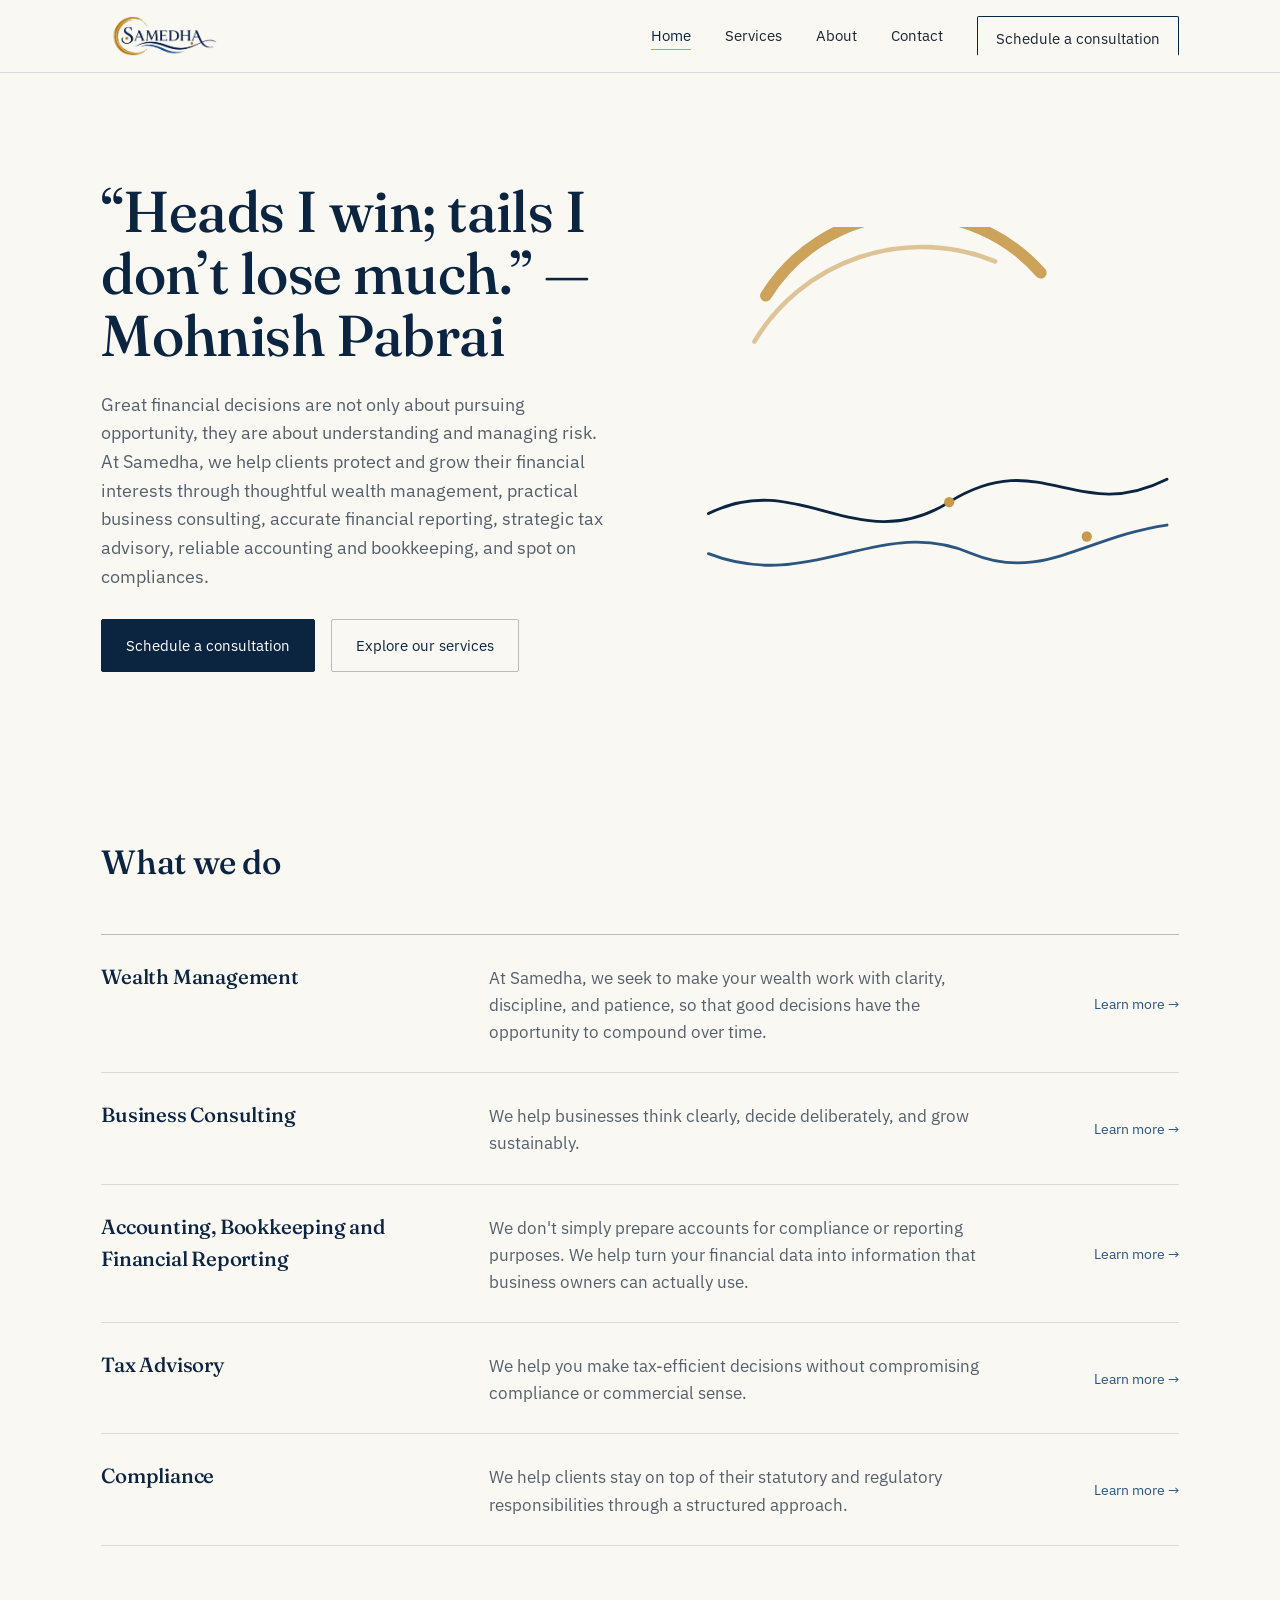
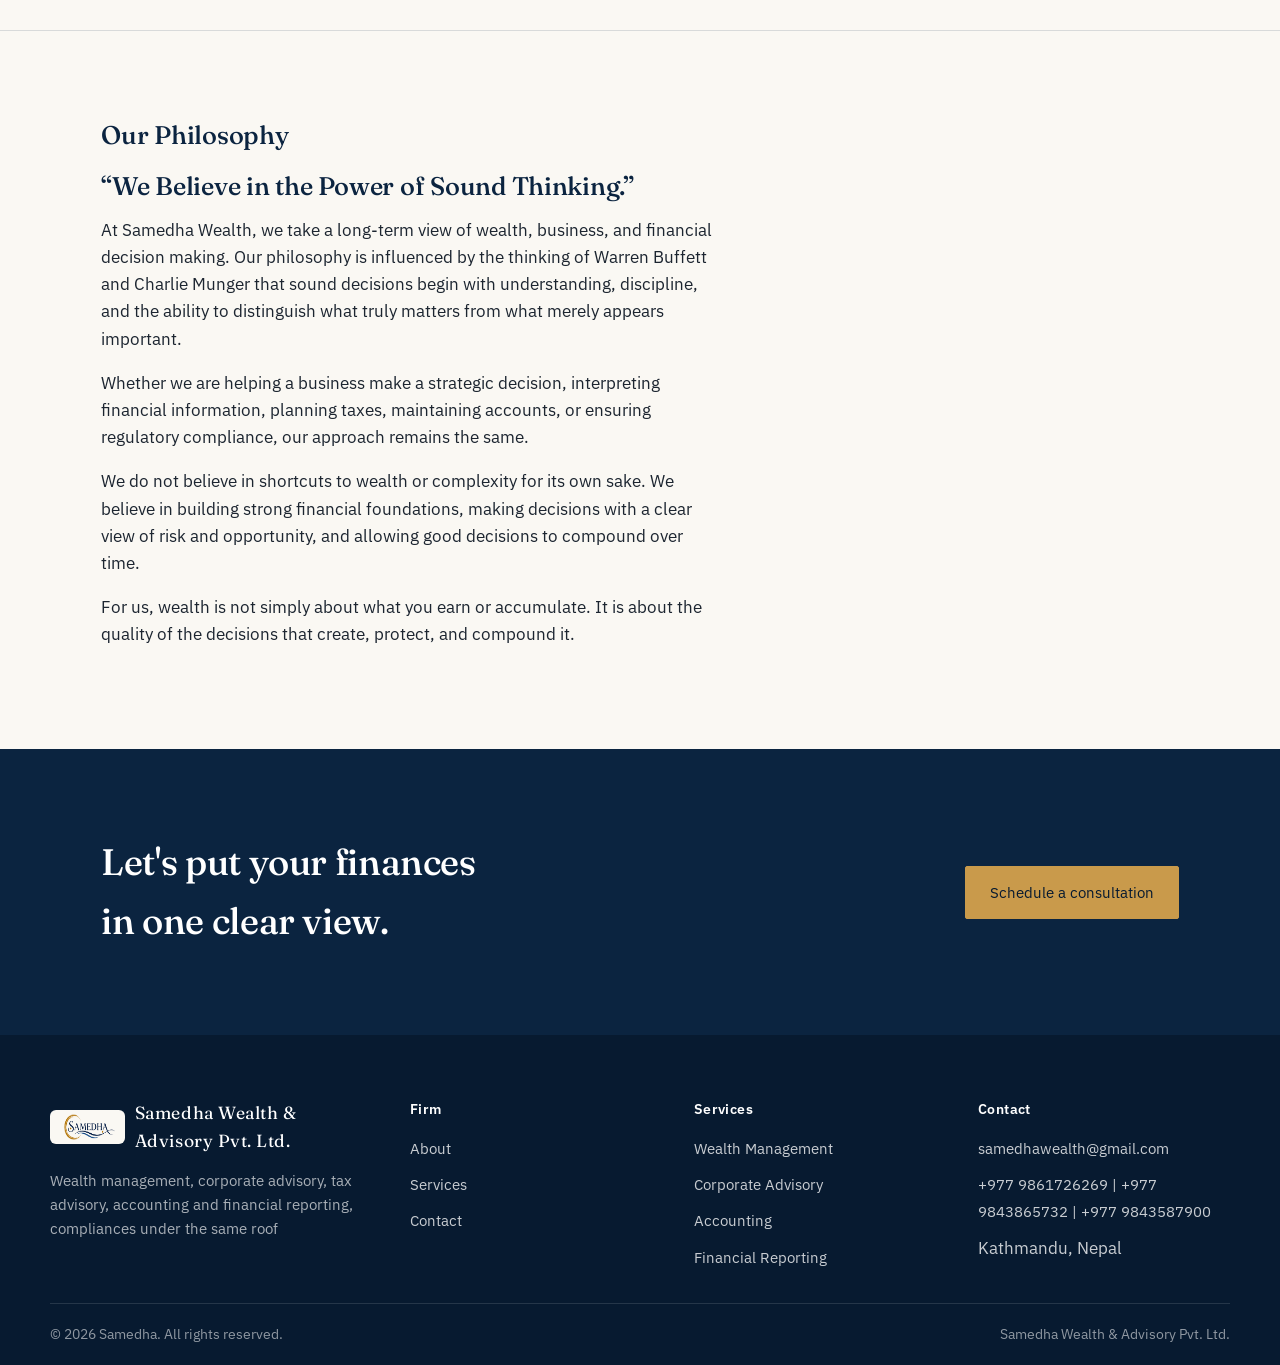
<file: samedha-website/index.html>
<!doctype html>
<html lang="en">
<head>
<meta charset="UTF-8">
<meta name="viewport" content="width=device-width, initial-scale=1.0">
<title>Samedha Wealth & Advisory Pvt. Ltd.</title>
<meta name="description" content="Samedha is a wealth management, corporate advisory, accounting and financial reporting firm built for founders, family offices and growing companies.">
<link rel="icon" href="assets/favicon.png">
<link rel="stylesheet" href="css/style.css">
</head>
<body>

<header class="site-header">
  <div class="container nav-row">
    <a href="index.html" class="brand">
      <img src="assets/logo.png" alt="Samedha"  width="500" height="300">
    </a>
    <nav>
      <ul class="nav-links">
        <li><a href="index.html" aria-current="page">Home</a></li>
        <li><a href="services.html">Services</a></li>
        <li><a href="about.html">About</a></li>
        <li><a href="contact.html">Contact</a></li>
        <li><a href="contact.html" class="nav-cta">Schedule a consultation</a></li>
      </ul>
    </nav>
    <button class="nav-toggle" aria-label="Open menu" aria-expanded="false">
      <svg viewBox="0 0 24 24" fill="none" stroke="currentColor" stroke-width="1.6"><line x1="3" y1="6" x2="21" y2="6"/><line x1="3" y1="12" x2="21" y2="12"/><line x1="3" y1="18" x2="21" y2="18"/></svg>
    </button>
  </div>
</header>

<main>

  <!-- HERO -->
  <section class="hero">
    <div class="container hero-grid">
      <div>
        <h1>“Heads I win; tails I don’t lose much.” — Mohnish Pabrai</h1>
        <p class="lede">Great financial decisions are not only about pursuing opportunity, they are about understanding and managing risk. At Samedha, we help clients protect and grow their financial interests through thoughtful wealth management, practical business consulting, accurate financial reporting, strategic tax advisory, reliable accounting and bookkeeping, and spot on compliances.</p>
        <div class="hero-actions">
          <a href="contact.html" class="btn btn-primary">Schedule a consultation</a>
          <a href="services.html" class="btn btn-ghost">Explore our services</a>
        </div>
      </div>
      <div class="hero-mark" aria-hidden="true">
        <svg viewBox="0 0 420 340" width="420" height="340" fill="none" xmlns="http://www.w3.org/2000/svg">
          <path class="wave-path" d="M10 250 C 90 210, 140 290, 220 240 C 300 190, 330 260, 410 220" stroke="#0b2440" stroke-width="2.5" stroke-linecap="round"/>
          <path class="wave-path" d="M10 285 C 100 320, 160 250, 240 285 C 300 310, 340 270, 410 260" stroke="#2c567f" stroke-width="2.5" stroke-linecap="round" style="animation-delay:0.4s"/>
          <circle cx="220" cy="240" r="4.5" fill="#c99a4b"/>
          <circle cx="340" cy="270" r="4.5" fill="#c99a4b"/>
          <path d="M60 60 A150 150 0 0 1 300 40" stroke="#c99a4b" stroke-width="10" stroke-linecap="round" opacity="0.9"/>
          <path d="M50 100 A170 170 0 0 1 260 30" stroke="#c99a4b" stroke-width="4" stroke-linecap="round" opacity="0.55"/>
        </svg>
      </div>
    </div>
  </section>

  <!-- WHAT WE DO -->
  <section class="section">
    <div class="container">
      <div class="section-head">
        <h2>What we do</h2>
        </div>
      <div class="ledger">
        <div class="ledger-row">
          <h3>Wealth Management</h3>
          <p class="desc">At Samedha, we seek to make your wealth work with clarity, discipline, and patience, so that good decisions have the opportunity to compound over time.</p>
          <a href="services.html#wealth" class="go">Learn more <span>&rarr;</span></a>
        </div>
        <div class="ledger-row">
          <h3>Business Consulting</h3>
          <p class="desc">We help businesses think clearly, decide deliberately, and grow sustainably.</p>
          <a href="services.html#advisory" class="go">Learn more <span>&rarr;</span></a>
        </div>
        <div class="ledger-row">
          <h3>Accounting, Bookkeeping and Financial Reporting </h3>
          <p class="desc">We don't simply prepare accounts for compliance or reporting purposes. We help turn your financial data into information that business owners can actually use.</p>
          <a href="services.html#accounting" class="go">Learn more <span>&rarr;</span></a>
        </div>
        <div class="ledger-row">
          <h3>Tax Advisory </h3>
          <p class="desc">We help you make tax-efficient decisions without compromising compliance or commercial sense.</p>
          <a href="services.html#tax" class="go">Learn more <span>&rarr;</span></a>
        </div>
         <div class="ledger-row">
          <h3>Compliance </h3>
          <p class="desc">We help clients stay on top of their statutory and regulatory responsibilities through a structured approach.</p>
          <a href="services.html#compliance" class="go">Learn more <span>&rarr;</span></a>
        </div>
      </div>
    </div>
  </section>

 <!-- OUR PHILOSOPHY -->
<section class="section philosophy">
  <div class="container">

    <!-- Section Title -->
    <div class="philosophy-label">
      <span></span>
      <h2>Our Philosophy</h2>
    </div>

    <!-- Main Philosophy Layout -->
    <div class="philosophy-grid">

      <!-- LEFT: Quote -->
      <div class="philosophy-quote">
      <h1>“We Believe in the Power of Sound Thinking.”</h1>
      </div>
      <div class="philosophy-content">
        <p>At Samedha Wealth, we take a long-term view of wealth, business,
          and financial decision making. Our philosophy is influenced by the
          thinking of Warren Buffett and Charlie Munger that sound decisions
          begin with understanding, discipline, and the ability to distinguish
          what truly matters from what merely appears important.</p>
        <p>Whether we are helping a business make a strategic decision,
          interpreting financial information, planning taxes, maintaining
          accounts, or ensuring regulatory compliance, our approach remains
          the same.</p>
        <p>We do not believe in shortcuts to wealth or complexity for its own
          sake. We believe in building strong financial foundations, making
          decisions with a clear view of risk and opportunity, and allowing
          good decisions to compound over time.</p>
        <p>For us, wealth is not simply about what you earn or accumulate.
          It is about the quality of the decisions that create, protect, and
          compound it.</p>
      </div>
    </div>
  </div>
</section>
  <!-- CTA -->
  <section class="cta-band">
    <div class="container">
      <h2>Let's put your finances in one clear view.</h2>
      <a href="contact.html" class="btn btn-primary">Schedule a consultation</a>
    </div>
  </section>

</main>

<footer class="site-footer">
  <div class="container footer-top">
    <div>
      <div class="footer-brand">
        <span class="mark"><img src="assets/logo.png" alt=""></span>
        <span>Samedha Wealth & Advisory Pvt. Ltd.</span>
      </div>
      <p style="max-width:34ch; color:rgba(255,255,255,0.65); font-size:0.92rem;">Wealth management, corporate advisory, tax advisory, accounting and financial reporting, compliances under the same roof </p>
    </div>
    <div>
      <h5>Firm</h5>
      <ul>
        <li><a href="about.html">About</a></li>
        <li><a href="services.html">Services</a></li>
        <li><a href="contact.html">Contact</a></li>
      </ul>
    </div>
    <div>
      <h5>Services</h5>
      <ul>
        <li><a href="services.html#wealth">Wealth Management</a></li>
        <li><a href="services.html#advisory">Corporate Advisory</a></li>
        <li><a href="services.html#accounting">Accounting</a></li>
        <li><a href="services.html#reporting">Financial Reporting</a></li>
      </ul>
    </div>
    <div>
      <h5>Contact</h5>
      <ul>
        <li><a href="mailto:hello@samedha.com">samedhawealth@gmail.com</a></li>
        <li><a href="tel:+9770000000">+977 9861726269 | +977 9843865732 | +977 9843587900</a></li>
        <li>Kathmandu, Nepal</li>
      </ul>
    </div>
  </div>
  <div class="container footer-bottom">
    <span>© 2026 Samedha. All rights reserved.</span>
    <span>Samedha Wealth & Advisory Pvt. Ltd.</span>
  </div>
</footer>

<script src="js/main.js"></script>
</body>
</html>
</file>
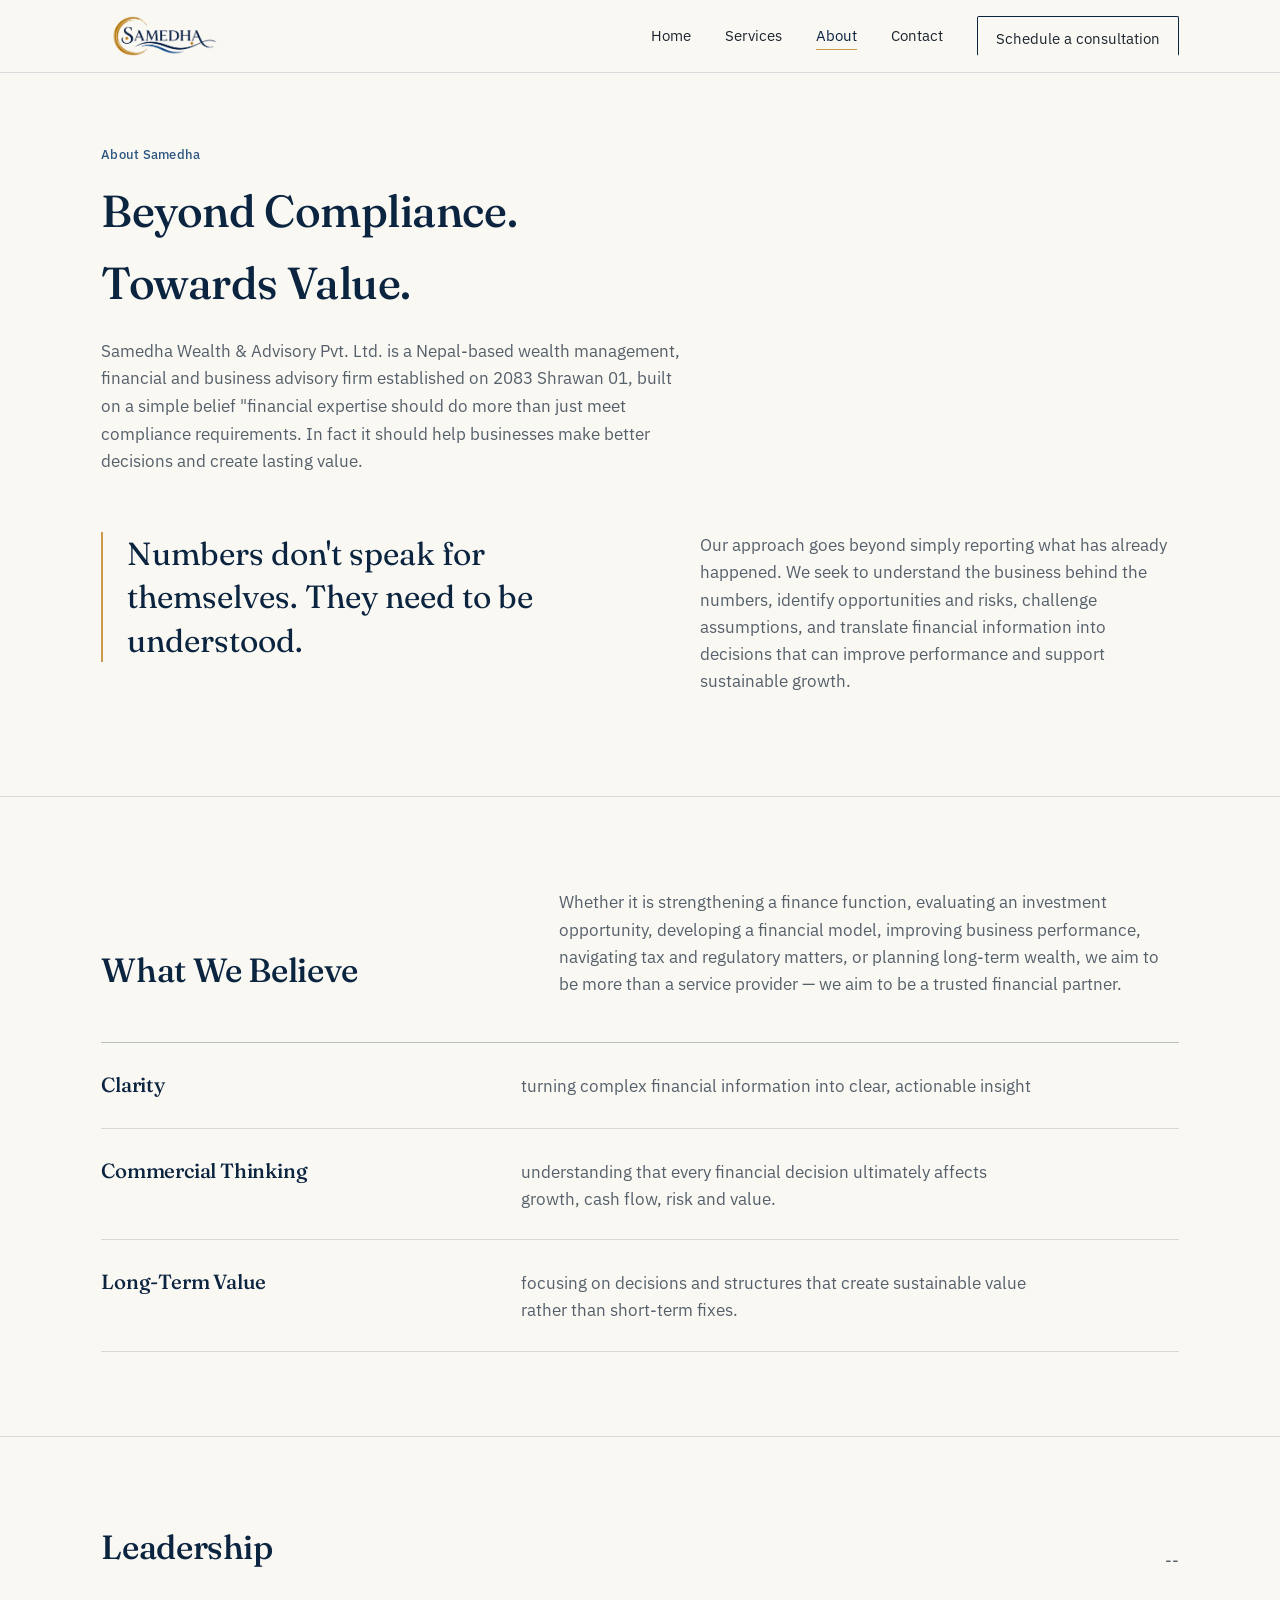
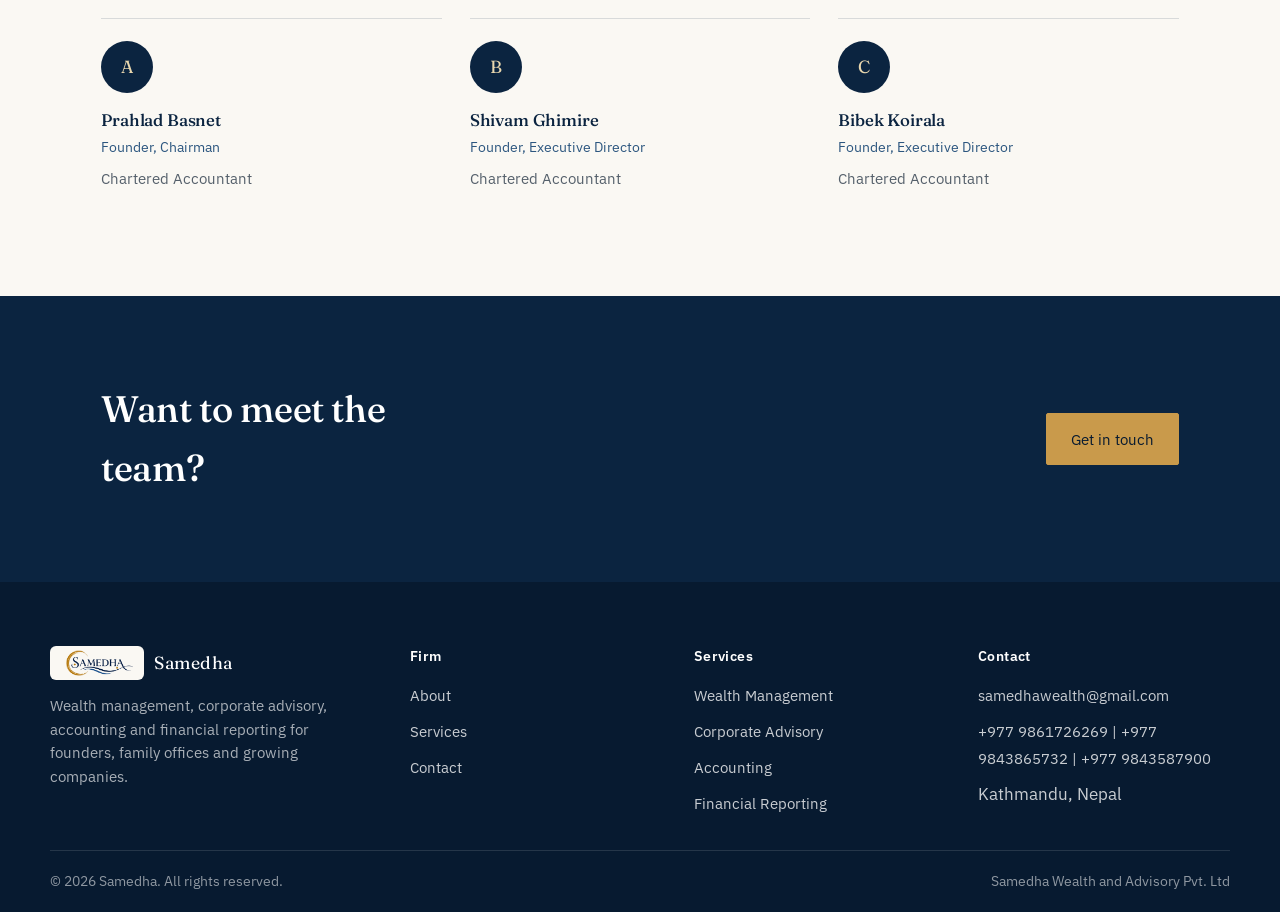
<file: samedha-website/about.html>
<!doctype html>
<html lang="en">
<head>
<meta charset="UTF-8">
<meta name="viewport" content="width=device-width, initial-scale=1.0">
<title>About — Samedha</title>
<meta name="description" content="Samedha's story, values and team.">
<link rel="icon" href="assets/favicon.png">
<link rel="stylesheet" href="css/style.css">
</head>
<body>

<header class="site-header">
  <div class="container nav-row">
    <a href="index.html" class="brand">
      <img src="assets/logo.png" alt="Samedha">
    </a>
    <nav>
      <ul class="nav-links">
        <li><a href="index.html">Home</a></li>
        <li><a href="services.html">Services</a></li>
        <li><a href="about.html" aria-current="page">About</a></li>
        <li><a href="contact.html">Contact</a></li>
        <li><a href="contact.html" class="nav-cta">Schedule a consultation</a></li>
      </ul>
    </nav>
    <button class="nav-toggle" aria-label="Open menu" aria-expanded="false">
      <svg viewBox="0 0 24 24" fill="none" stroke="currentColor" stroke-width="1.6"><line x1="3" y1="6" x2="21" y2="6"/><line x1="3" y1="12" x2="21" y2="12"/><line x1="3" y1="18" x2="21" y2="18"/></svg>
    </button>
  </div>
</header>

<main>

  <section class="page-hero">
    <div class="container">
      <span class="eyebrow">About Samedha</span>
      <h1>Beyond Compliance. Towards Value.</h1>
      <p class="lede">Samedha Wealth & Advisory Pvt. Ltd. is a Nepal-based wealth management, financial and business advisory firm established on 2083 Shrawan 01, built on a simple belief "financial expertise should do more than just meet compliance requirements. In fact it should help businesses make better decisions and create lasting value.</p>
    </div>
  </section>

  <section class="section" style="padding-top:0;">
    <div class="container approach-grid">
      <p class="pull">Numbers don't speak for themselves. They need to be understood.</p>
      <div>
        <p style="color:var(--ink-soft);">Our approach goes beyond simply reporting what has already happened. We seek to understand the business behind the numbers, identify opportunities and risks, challenge assumptions, and translate financial information into decisions that can improve performance and support sustainable growth.</p>
      </div>
    </div>
  </section>

  <section class="section">
    <div class="container">
      <div class="section-head">
        <h2>What We Believe</h2>
         <p class="lede">Whether it is strengthening a finance function, evaluating an investment opportunity, developing a financial model, improving business performance, navigating tax and regulatory matters, or planning long-term wealth, we aim to be more than a service provider — we aim to be a trusted financial partner.</p>
      </div>
      <div class="ledger">
        <div class="ledger-row">
          <h3>Clarity</h3>
          <p class="desc">turning complex financial information into clear, actionable insight</p>
          <span></span>
        </div>
        <div class="ledger-row">
          <h3>Commercial Thinking</h3>
          <p class="desc">understanding that every financial decision ultimately affects growth, cash flow, risk and value.</p>
          <span></span>
        </div>
        <div class="ledger-row">
          <h3>Long-Term Value</h3>
          <p class="desc">focusing on decisions and structures that create sustainable value rather than short-term fixes.</p>
          <span></span>
        </div>
      </div>
    </div>
  </section>

  <section class="section">
    <div class="container">
      <div class="section-head">
        <h2>Leadership</h2>
        <p>--</p>
      </div>
      <div class="team-grid">
        <div class="team-card">
          <div class="avatar">A</div>
          <h4>Prahlad Basnet</h4>
          <div class="role">Founder, Chairman</div>
          <p>Chartered Accountant</p>
        </div>
        <div class="team-card">
          <div class="avatar">B</div>
          <h4>Shivam Ghimire</h4>
          <div class="role">Founder, Executive Director</div>
          <p>Chartered Accountant</p>
        </div>
        <div class="team-card">
          <div class="avatar">C</div>
          <h4>Bibek Koirala</h4>
          <div class="role">Founder, Executive Director</div>
          <p>Chartered Accountant</p>
        </div>
      </div>
    </div>
  </section>

  <section class="cta-band">
    <div class="container">
      <h2>Want to meet the team?</h2>
      <a href="contact.html" class="btn btn-primary">Get in touch</a>
    </div>
  </section>

</main>

<footer class="site-footer">
  <div class="container footer-top">
    <div>
      <div class="footer-brand">
        <span class="mark"><img src="assets/logo.png" alt=""></span>
        <span>Samedha</span>
      </div>
      <p style="max-width:34ch; color:rgba(255,255,255,0.65); font-size:0.92rem;">Wealth management, corporate advisory, accounting and financial reporting for founders, family offices and growing companies.</p>
    </div>
    <div>
      <h5>Firm</h5>
      <ul>
        <li><a href="about.html">About</a></li>
        <li><a href="services.html">Services</a></li>
        <li><a href="contact.html">Contact</a></li>
      </ul>
    </div>
    <div>
      <h5>Services</h5>
      <ul>
        <li><a href="services.html#wealth">Wealth Management</a></li>
        <li><a href="services.html#advisory">Corporate Advisory</a></li>
        <li><a href="services.html#accounting">Accounting</a></li>
        <li><a href="services.html#reporting">Financial Reporting</a></li>
      </ul>
    </div>
    <div>
      <h5>Contact</h5>
      <ul>
        <li><a href="mailto:hello@samedha.com">samedhawealth@gmail.com</a></li>
        <li><a href="tel:+9770000000">+977 9861726269 | +977 9843865732 | +977 9843587900</a></li>
        <li>Kathmandu, Nepal</li>
      </ul>
    </div>
  </div>
  <div class="container footer-bottom">
    <span>© 2026 Samedha. All rights reserved.</span>
    <span>Samedha Wealth and Advisory Pvt. Ltd</span>
  </div>
</footer>

<script src="js/main.js"></script>
</body>
</html>
</file>
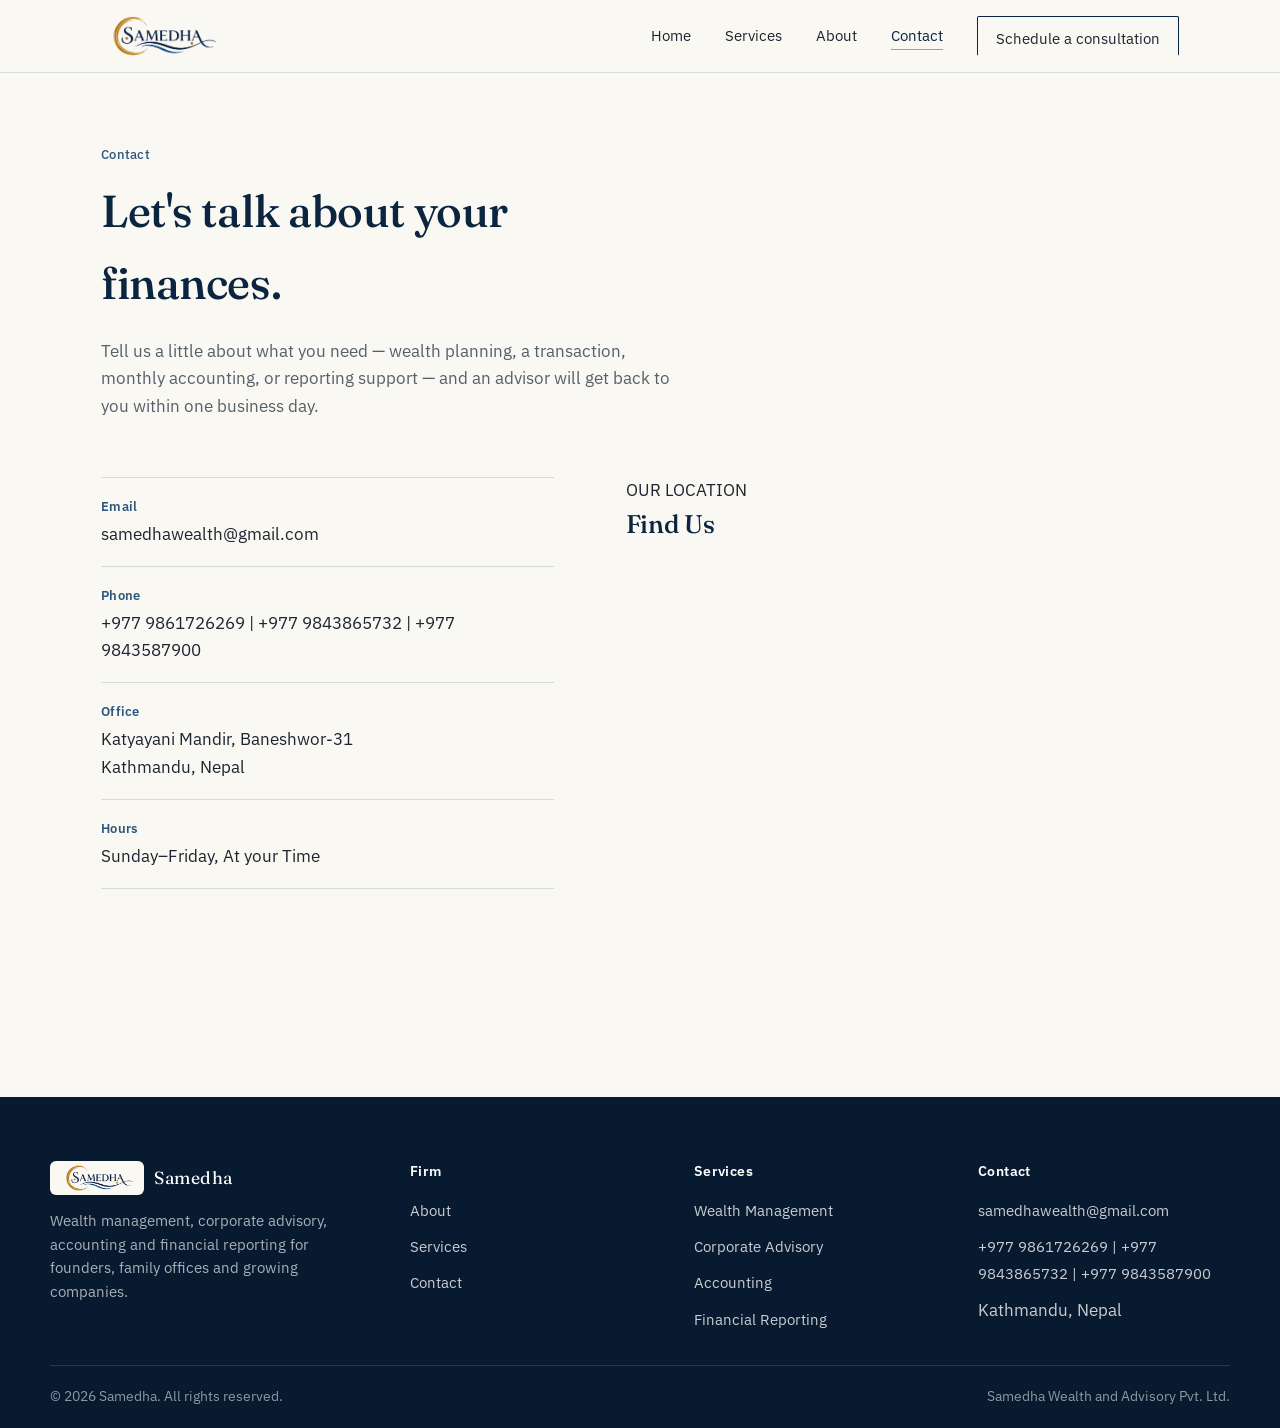
<file: samedha-website/contact.html>
<!doctype html>
<html lang="en">
<head>
<meta charset="UTF-8">
<meta name="viewport" content="width=device-width, initial-scale=1.0">
<title>Contact — Samedha</title>
<meta name="description" content="Get in touch with Samedha for wealth management, corporate advisory, accounting or financial reporting.">
<link rel="icon" href="assets/favicon.png">
<link rel="stylesheet" href="css/style.css">
</head>
<body>

<header class="site-header">
  <div class="container nav-row">
    <a href="index.html" class="brand">
      <img src="assets/logo.png" alt="Samedha">
    </a>
    <nav>
      <ul class="nav-links">
        <li><a href="index.html">Home</a></li>
        <li><a href="services.html">Services</a></li>
        <li><a href="about.html">About</a></li>
        <li><a href="contact.html" aria-current="page">Contact</a></li>
        <li><a href="contact.html" class="nav-cta">Schedule a consultation</a></li>
      </ul>
    </nav>
    <button class="nav-toggle" aria-label="Open menu" aria-expanded="false">
      <svg viewBox="0 0 24 24" fill="none" stroke="currentColor" stroke-width="1.6"><line x1="3" y1="6" x2="21" y2="6"/><line x1="3" y1="12" x2="21" y2="12"/><line x1="3" y1="18" x2="21" y2="18"/></svg>
    </button>
  </div>
</header>

<main>

  <section class="page-hero">
    <div class="container">
      <span class="eyebrow">Contact</span>
      <h1>Let's talk about your finances.</h1>
      <p class="lede">Tell us a little about what you need — wealth planning, a transaction, monthly accounting, or reporting support — and an advisor will get back to you within one business day.</p>
    </div>
  </section>

  <section class="section" style="padding-top:0;">
    <div class="container contact-grid">

      <div class="contact-info">
        <div class="item">
          <h5>Email</h5>
          <p><a href="mailto:hello@samedha.com">samedhawealth@gmail.com</a></p>
        </div>
        <div class="item">
          <h5>Phone</h5>
          <p><a href="tel:+9770000000">+977 9861726269 | +977 9843865732 | +977 9843587900</a></p>
        </div>
        <div class="item">
          <h5>Office</h5>
          <p>Katyayani Mandir, Baneshwor-31<br>Kathmandu, Nepal</p>
        </div>
        <div class="item">
          <h5>Hours</h5>
          <p>Sunday–Friday, At your Time</p>
        </div>
      </div>

      <!-- LOCATION / GOOGLE MAP -->
<section class="location-section">
  <div class="location-container">

    <div class="location-heading">
      <span>OUR LOCATION</span>
      <h2>Find Us</h2>
    </div>

    <div class="map-wrapper">
      <iframe
        src="https://www.google.com/maps?q=27.6951375,85.3455687&z=17&output=embed"
        width="100%"
        height="450"
        style="border:0;"
        allowfullscreen=""
        loading="lazy"
        referrerpolicy="no-referrer-when-downgrade">
      </iframe>
    </div>

  </div>
</section>

    </div>
  </section>

</main>

<footer class="site-footer">
  <div class="container footer-top">
    <div>
      <div class="footer-brand">
        <span class="mark"><img src="assets/logo.png" alt=""></span>
        <span>Samedha</span>
      </div>
      <p style="max-width:34ch; color:rgba(255,255,255,0.65); font-size:0.92rem;">Wealth management, corporate advisory, accounting and financial reporting for founders, family offices and growing companies.</p>
    </div>
    <div>
      <h5>Firm</h5>
      <ul>
        <li><a href="about.html">About</a></li>
        <li><a href="services.html">Services</a></li>
        <li><a href="contact.html">Contact</a></li>
      </ul>
    </div>
    <div>
      <h5>Services</h5>
      <ul>
        <li><a href="services.html#wealth">Wealth Management</a></li>
        <li><a href="services.html#advisory">Corporate Advisory</a></li>
        <li><a href="services.html#accounting">Accounting</a></li>
        <li><a href="services.html#reporting">Financial Reporting</a></li>
      </ul>
    </div>
    <div>
      <h5>Contact</h5>
      <ul>
        <li><a href="mailto:hello@samedha.com">samedhawealth@gmail.com</a></li>
        <li><a href="tel:+9770000000">+977 9861726269 | +977 9843865732 | +977 9843587900</a></li>
        <li>Kathmandu, Nepal</li>
      </ul>
    </div>
  </div>
  <div class="container footer-bottom">
    <span>© 2026 Samedha. All rights reserved.</span>
    <span>Samedha Wealth and Advisory Pvt. Ltd.</span>
  </div>
</footer>

<script src="js/main.js"></script>
</body>
</html>
</file>
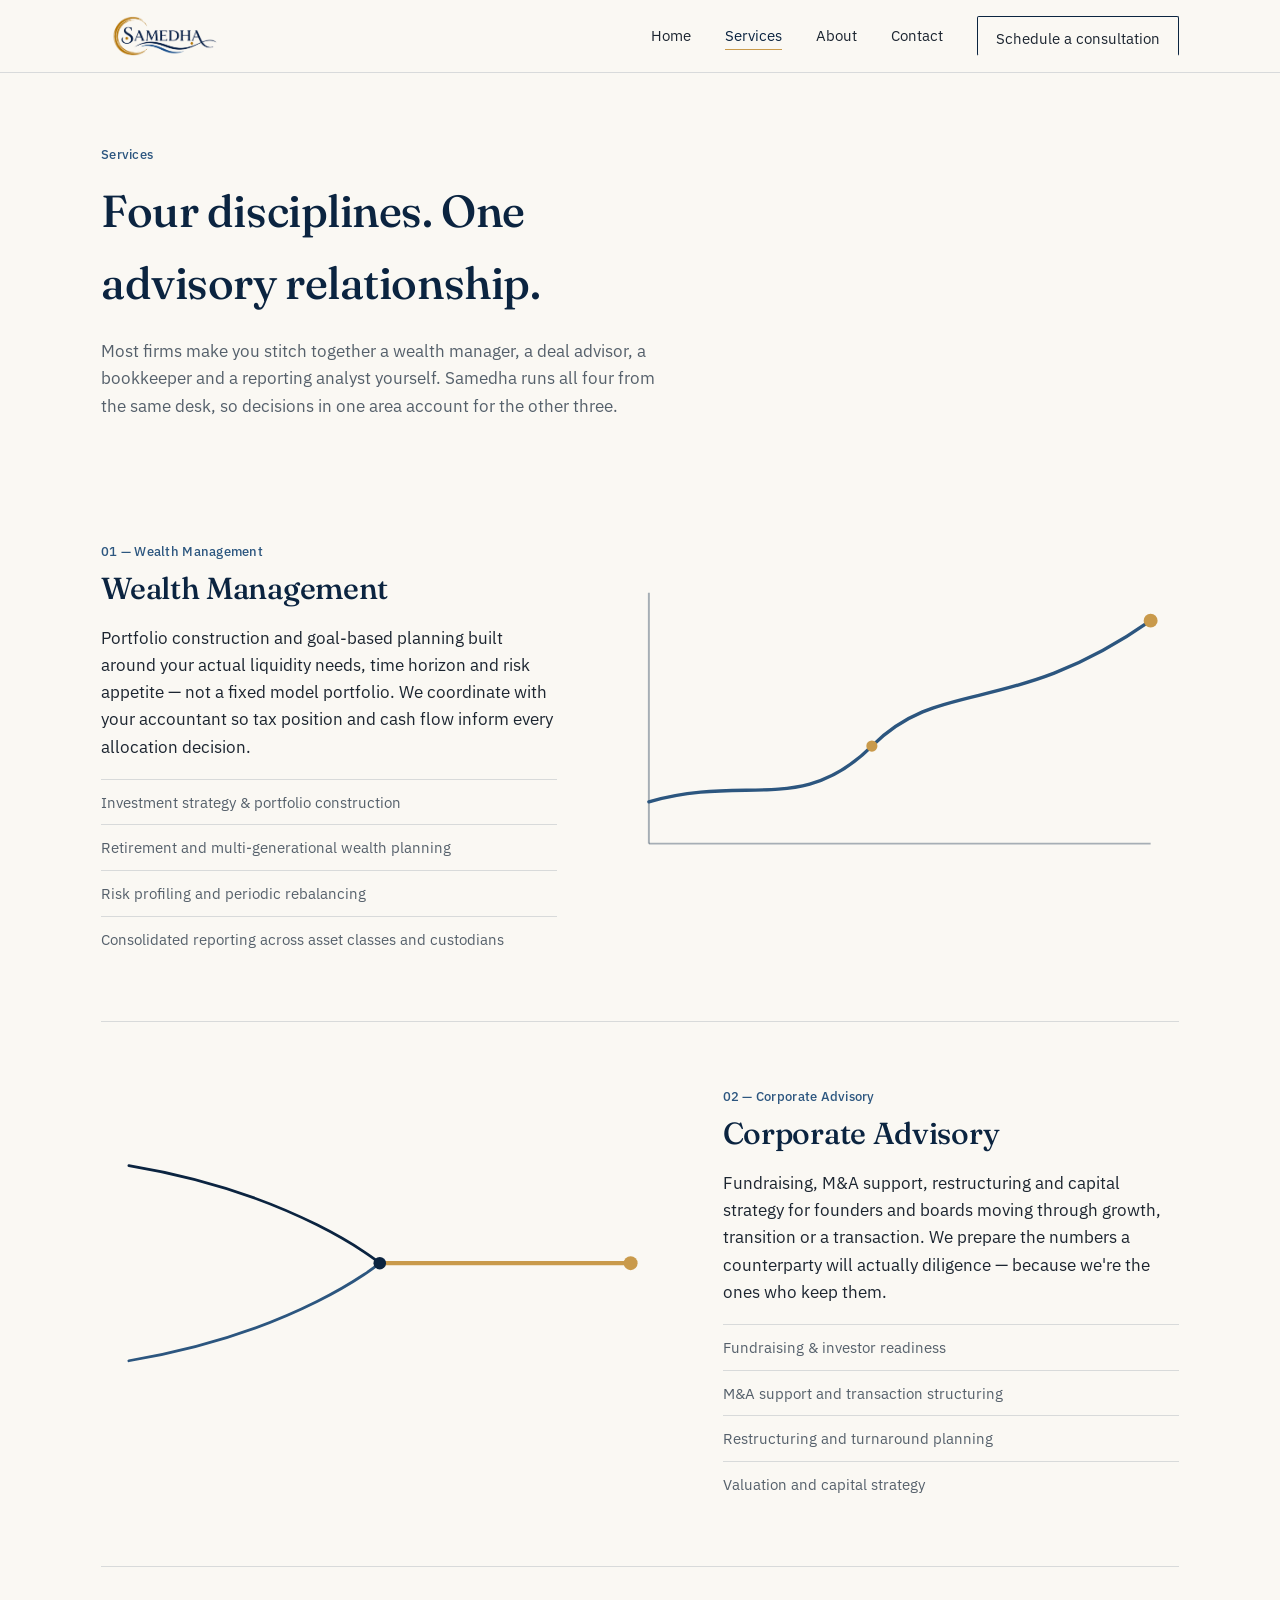
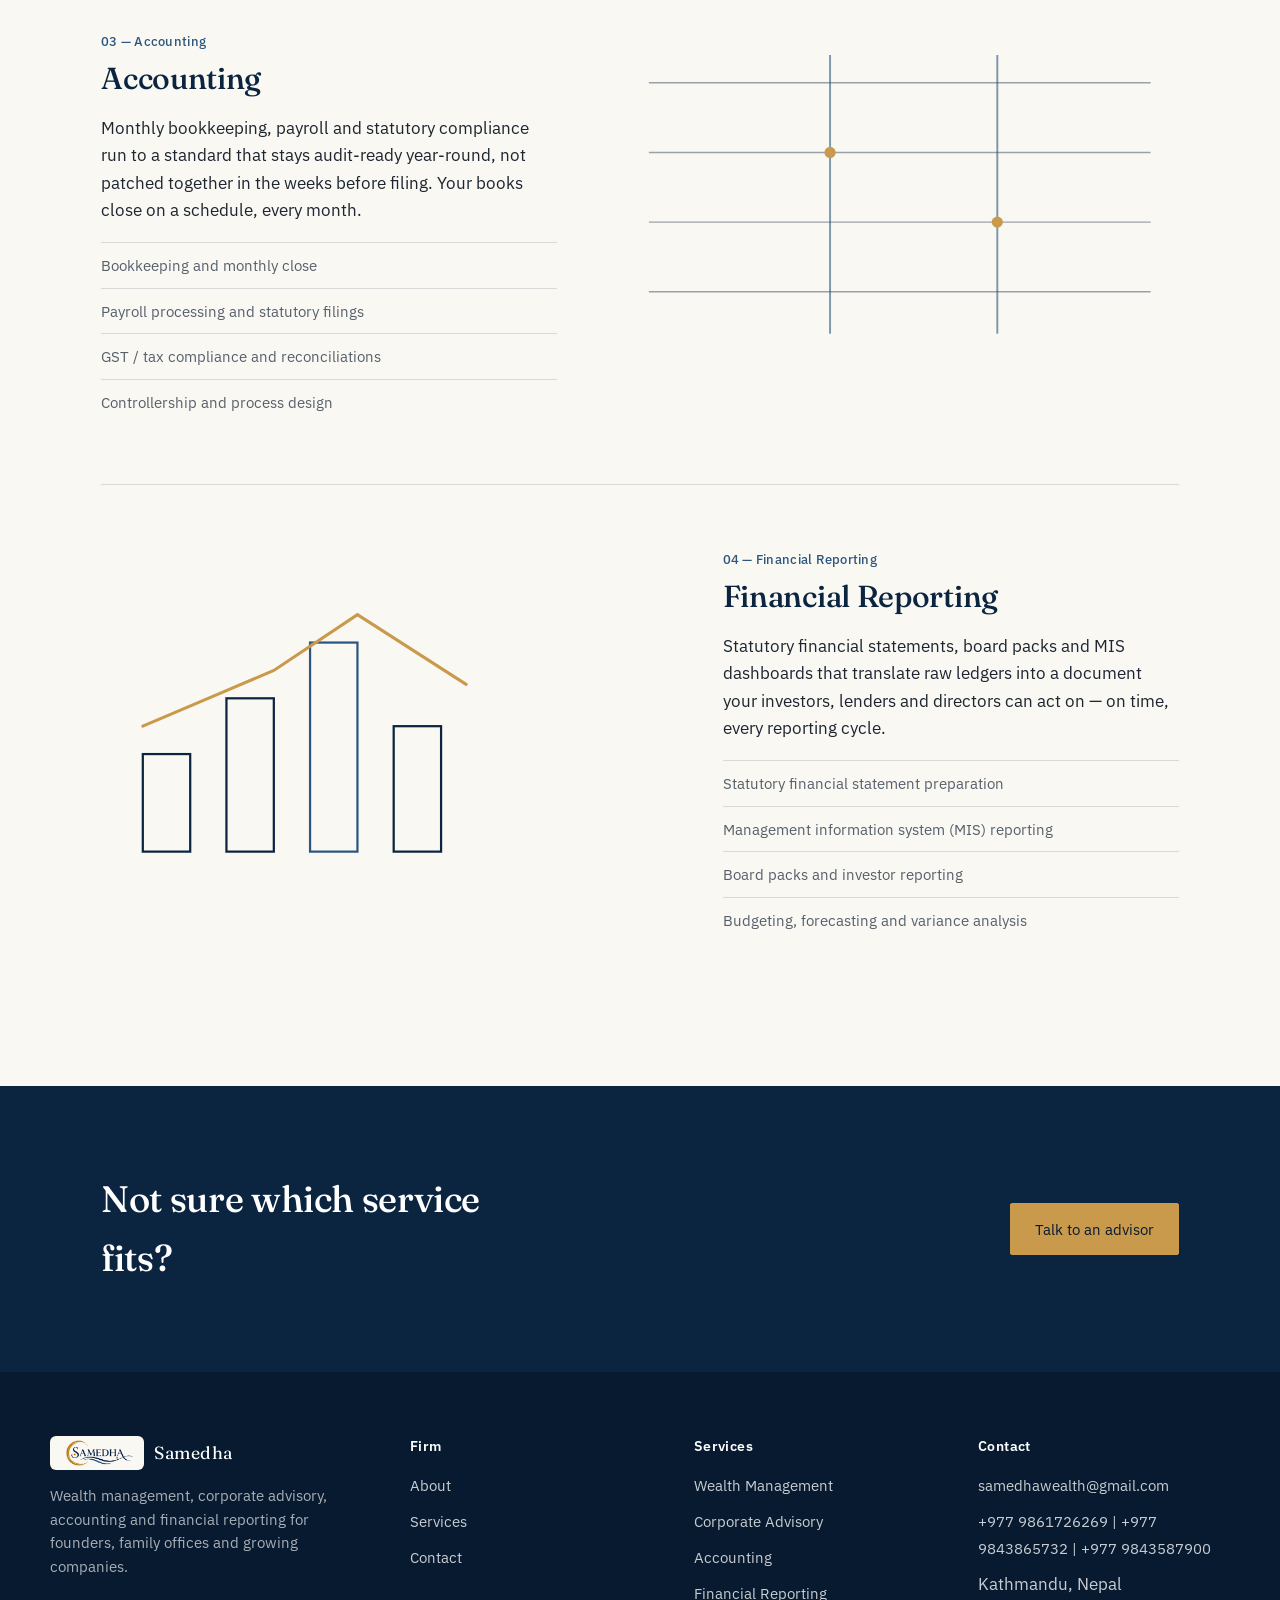
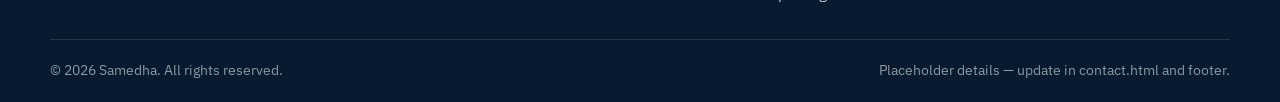
<file: samedha-website/services.html>
<!doctype html>
<html lang="en">
<head>
<meta charset="UTF-8">
<meta name="viewport" content="width=device-width, initial-scale=1.0">
<title>Services — Samedha</title>
<meta name="description" content="Wealth management, corporate advisory, accounting and financial reporting services offered by Samedha.">
<link rel="icon" href="assets/favicon.png">
<link rel="stylesheet" href="css/style.css">
</head>
<body>

<header class="site-header">
  <div class="container nav-row">
    <a href="index.html" class="brand">
      <img src="assets/logo.png" alt="Samedha">
    </a>
    <nav>
      <ul class="nav-links">
        <li><a href="index.html">Home</a></li>
        <li><a href="services.html" aria-current="page">Services</a></li>
        <li><a href="about.html">About</a></li>
        <li><a href="contact.html">Contact</a></li>
        <li><a href="contact.html" class="nav-cta">Schedule a consultation</a></li>
      </ul>
    </nav>
    <button class="nav-toggle" aria-label="Open menu" aria-expanded="false">
      <svg viewBox="0 0 24 24" fill="none" stroke="currentColor" stroke-width="1.6"><line x1="3" y1="6" x2="21" y2="6"/><line x1="3" y1="12" x2="21" y2="12"/><line x1="3" y1="18" x2="21" y2="18"/></svg>
    </button>
  </div>
</header>

<main>

  <section class="page-hero">
    <div class="container">
      <span class="eyebrow">Services</span>
      <h1>Four disciplines. One advisory relationship.</h1>
      <p class="lede">Most firms make you stitch together a wealth manager, a deal advisor, a bookkeeper and a reporting analyst yourself. Samedha runs all four from the same desk, so decisions in one area account for the other three.</p>
    </div>
  </section>

  <section class="section" style="padding-top:0;">
    <div class="container">

      <div class="service-block" id="wealth">
        <div>
          <span class="eyebrow">01 — Wealth Management</span>
          <h3>Wealth Management</h3>
          <p>Portfolio construction and goal-based planning built around your actual liquidity needs, time horizon and risk appetite — not a fixed model portfolio. We coordinate with your accountant so tax position and cash flow inform every allocation decision.</p>
          <ul class="includes">
            <li>Investment strategy &amp; portfolio construction</li>
            <li>Retirement and multi-generational wealth planning</li>
            <li>Risk profiling and periodic rebalancing</li>
            <li>Consolidated reporting across asset classes and custodians</li>
          </ul>
        </div>
        <div class="service-graphic" aria-hidden="true">
          <svg viewBox="0 0 400 260" fill="none" xmlns="http://www.w3.org/2000/svg">
            <path d="M20 220 L20 40" stroke="#0b2440" stroke-width="1.4" opacity="0.35"/>
            <path d="M20 220 L380 220" stroke="#0b2440" stroke-width="1.4" opacity="0.35"/>
            <path d="M20 190 C 90 170, 130 200, 180 150 C 230 100, 280 130, 380 60" stroke="#2c567f" stroke-width="2.4" stroke-linecap="round"/>
            <circle cx="180" cy="150" r="4" fill="#c99a4b"/>
            <circle cx="380" cy="60" r="5" fill="#c99a4b"/>
          </svg>
        </div>
      </div>

      <div class="service-block" id="advisory">
        <div>
          <span class="eyebrow">02 — Corporate Advisory</span>
          <h3>Corporate Advisory</h3>
          <p>Fundraising, M&amp;A support, restructuring and capital strategy for founders and boards moving through growth, transition or a transaction. We prepare the numbers a counterparty will actually diligence — because we're the ones who keep them.</p>
          <ul class="includes">
            <li>Fundraising &amp; investor readiness</li>
            <li>M&amp;A support and transaction structuring</li>
            <li>Restructuring and turnaround planning</li>
            <li>Valuation and capital strategy</li>
          </ul>
        </div>
        <div class="service-graphic" aria-hidden="true">
          <svg viewBox="0 0 400 260" fill="none" xmlns="http://www.w3.org/2000/svg">
            <path d="M20 60 C 140 80, 200 130, 200 130" stroke="#0b2440" stroke-width="2" stroke-linecap="round"/>
            <path d="M20 200 C 140 180, 200 130, 200 130" stroke="#2c567f" stroke-width="2" stroke-linecap="round"/>
            <path d="M200 130 C 260 130, 320 130, 380 130" stroke="#c99a4b" stroke-width="3" stroke-linecap="round"/>
            <circle cx="200" cy="130" r="4.5" fill="#0b2440"/>
            <circle cx="380" cy="130" r="5" fill="#c99a4b"/>
          </svg>
        </div>
      </div>

      <div class="service-block" id="accounting">
        <div>
          <span class="eyebrow">03 — Accounting</span>
          <h3>Accounting</h3>
          <p>Monthly bookkeeping, payroll and statutory compliance run to a standard that stays audit-ready year-round, not patched together in the weeks before filing. Your books close on a schedule, every month.</p>
          <ul class="includes">
            <li>Bookkeeping and monthly close</li>
            <li>Payroll processing and statutory filings</li>
            <li>GST / tax compliance and reconciliations</li>
            <li>Controllership and process design</li>
          </ul>
        </div>
        <div class="service-graphic" aria-hidden="true">
          <svg viewBox="0 0 400 260" fill="none" xmlns="http://www.w3.org/2000/svg">
            <g stroke="#0b2440" stroke-width="1" opacity="0.4">
              <line x1="20" y1="40" x2="380" y2="40"/>
              <line x1="20" y1="90" x2="380" y2="90"/>
              <line x1="20" y1="140" x2="380" y2="140"/>
              <line x1="20" y1="190" x2="380" y2="190"/>
            </g>
            <line x1="150" y1="20" x2="150" y2="220" stroke="#2c567f" stroke-width="1.4" opacity="0.6"/>
            <line x1="270" y1="20" x2="270" y2="220" stroke="#2c567f" stroke-width="1.4" opacity="0.6"/>
            <circle cx="150" cy="90" r="4" fill="#c99a4b"/>
            <circle cx="270" cy="140" r="4" fill="#c99a4b"/>
          </svg>
        </div>
      </div>

      <div class="service-block" id="reporting">
        <div>
          <span class="eyebrow">04 — Financial Reporting</span>
          <h3>Financial Reporting</h3>
          <p>Statutory financial statements, board packs and MIS dashboards that translate raw ledgers into a document your investors, lenders and directors can act on — on time, every reporting cycle.</p>
          <ul class="includes">
            <li>Statutory financial statement preparation</li>
            <li>Management information system (MIS) reporting</li>
            <li>Board packs and investor reporting</li>
            <li>Budgeting, forecasting and variance analysis</li>
          </ul>
        </div>
        <div class="service-graphic" aria-hidden="true">
          <svg viewBox="0 0 400 260" fill="none" xmlns="http://www.w3.org/2000/svg">
            <rect x="30" y="150" width="34" height="70" fill="none" stroke="#0b2440" stroke-width="1.6"/>
            <rect x="90" y="110" width="34" height="110" fill="none" stroke="#0b2440" stroke-width="1.6"/>
            <rect x="150" y="70" width="34" height="150" fill="none" stroke="#2c567f" stroke-width="1.6"/>
            <rect x="210" y="130" width="34" height="90" fill="none" stroke="#0b2440" stroke-width="1.6"/>
            <path d="M30 130 L124 90 L184 50 L262 100" stroke="#c99a4b" stroke-width="2.2" stroke-linecap="round"/>
          </svg>
        </div>
      </div>

    </div>
  </section>

  <section class="cta-band">
    <div class="container">
      <h2>Not sure which service fits?</h2>
      <a href="contact.html" class="btn btn-primary">Talk to an advisor</a>
    </div>
  </section>

</main>

<footer class="site-footer">
  <div class="container footer-top">
    <div>
      <div class="footer-brand">
        <span class="mark"><img src="assets/logo.png" alt=""></span>
        <span>Samedha</span>
      </div>
      <p style="max-width:34ch; color:rgba(255,255,255,0.65); font-size:0.92rem;">Wealth management, corporate advisory, accounting and financial reporting for founders, family offices and growing companies.</p>
    </div>
    <div>
      <h5>Firm</h5>
      <ul>
        <li><a href="about.html">About</a></li>
        <li><a href="services.html">Services</a></li>
        <li><a href="contact.html">Contact</a></li>
      </ul>
    </div>
    <div>
      <h5>Services</h5>
      <ul>
        <li><a href="services.html#wealth">Wealth Management</a></li>
        <li><a href="services.html#advisory">Corporate Advisory</a></li>
        <li><a href="services.html#accounting">Accounting</a></li>
        <li><a href="services.html#reporting">Financial Reporting</a></li>
      </ul>
    </div>
    <div>
      <h5>Contact</h5>
      <ul>
        <li><a href="mailto:hello@samedha.com">samedhawealth@gmail.com</a></li>
        <li><a href="tel:+9770000000">+977 9861726269 | +977 9843865732 | +977 9843587900</a></li>
        <li>Kathmandu, Nepal</li>
      </ul>
    </div>
  </div>
  <div class="container footer-bottom">
    <span>© 2026 Samedha. All rights reserved.</span>
    <span>Placeholder details — update in contact.html and footer.</span>
  </div>
</footer>

<script src="js/main.js"></script>
</body>
</html>
</file>
<file: samedha-website/css/style.css>
/* =========================================================
   SAMEDHA — Wealth Management · Corporate Advisory ·
   Accounting · Financial Reporting
   Design tokens
   ========================================================= */
@import url('https://fonts.googleapis.com/css2?family=Fraunces:opsz,wght@9..144,300;9..144,400;9..144,500;9..144,600&family=IBM+Plex+Sans:wght@400;500;600&display=swap');

:root{
  /* Palette — sampled from the mark: deep navy ink, burnished gold ring,
     steel-blue wave. Background is a warm ivory, not stock white. */
  --navy: #0b2440;
  --navy-deep: #071a30;
  --gold: #c99a4b;
  --gold-soft: #e9d7ae;
  --steel: #2c567f;
  --ivory: #faf8f3;
  --paper: #ffffff;
  --ink: #1c2530;
  --ink-soft: #55606b;
  --hairline: rgba(11,36,64,0.14);
  --hairline-strong: rgba(11,36,64,0.28);

  --serif: 'Fraunces', 'Iowan Old Style', 'Georgia', serif;
  --sans: 'IBM Plex Sans', -apple-system, BlinkMacSystemFont, 'Segoe UI', sans-serif;

  --max: 1180px;
  --pad: clamp(20px, 4vw, 64px);
}

*, *::before, *::after{ box-sizing: border-box; }
html{ scroll-behavior: smooth; }

body{
  margin:0;
  background: var(--ivory);
  color: var(--ink);
  font-family: var(--sans);
  font-size: 17px;
  line-height: 1.6;
  -webkit-font-smoothing: antialiased;
}

img{ max-width:100%; display:block; }

a{ color: inherit; text-decoration:none; }

h1,h2,h3,h4{
  font-family: var(--serif);
  font-weight: 500;
  color: var(--navy);
  margin: 0 0 0.4em;
  letter-spacing: -0.01em;
}

p{ margin: 0 0 1em; max-width: 62ch; }
p.wide{ max-width: none; }

.container{
  max-width: var(--max);
  margin: 0 auto;
  padding-left: var(--pad);
  padding-right: var(--pad);
}

.eyebrow{
  font-family: var(--sans);
  font-size: 0.8rem;
  font-weight: 500;
  color: var(--steel);
  letter-spacing: 0.02em;
}

/* Focus visibility */
a:focus-visible, button:focus-visible, input:focus-visible, textarea:focus-visible{
  outline: 2px solid var(--steel);
  outline-offset: 3px;
}

@media (prefers-reduced-motion: reduce){
  *{ animation-duration: 0.001ms !important; animation-iteration-count: 1 !important; transition-duration: 0.001ms !important; scroll-behavior: auto !important; }
}

/* =========================================================
   Header / Nav
   ========================================================= */
.site-header{
  position: sticky;
  top: 0;
  z-index: 50;
  background: rgba(250,248,243,0.92);
  backdrop-filter: saturate(140%) blur(8px);
  border-bottom: 1px solid var(--hairline);
}

.nav-row{
  display:flex;
  align-items:center;
  justify-content: space-between;
  padding-top: 16px;
  padding-bottom: 16px;
  gap: 24px;
}

.brand{
  display:flex;
  align-items:center;
  gap: 12px;
  flex-shrink:0;
}
.brand img{ height: 40px; width:auto; }
.brand-word{
  font-family: var(--serif);
  font-size: 1.28rem;
  letter-spacing: 0.03em;
  color: var(--navy);
}

.nav-links{
  display:flex;
  align-items:center;
  gap: clamp(18px, 3vw, 34px);
  list-style:none;
  margin:0; padding:0;
}
.nav-links a{
  font-size: 0.95rem;
  color: var(--ink);
  padding-bottom: 4px;
  border-bottom: 1px solid transparent;
  transition: border-color 0.2s ease, color 0.2s ease;
}
.nav-links a:hover, .nav-links a[aria-current="page"]{
  color: var(--navy);
  border-bottom-color: var(--gold);
}

.nav-cta{
  display:inline-flex;
  align-items:center;
  border: 1px solid var(--navy);
  color: var(--navy);
  padding: 9px 18px;
  font-size: 0.9rem;
  border-radius: 2px;
  transition: background 0.2s ease, color 0.2s ease;
  white-space: nowrap;
}
.nav-cta:hover{ background: var(--navy); color: var(--paper); }

.nav-toggle{
  display:none;
  background:none;
  border:none;
  padding: 6px;
  cursor:pointer;
}
.nav-toggle svg{ width:24px; height:24px; }

@media (max-width: 860px){
  .nav-links{
    position: absolute;
    top: 100%; left:0; right:0;
    background: var(--ivory);
    border-bottom: 1px solid var(--hairline);
    flex-direction: column;
    align-items: flex-start;
    padding: 8px var(--pad) 20px;
    display:none;
    gap: 4px;
  }
  .nav-links.open{ display:flex; }
  .nav-links a{ width:100%; padding: 10px 0; border-bottom: 1px solid var(--hairline); }
  .nav-cta{ margin-top: 6px; }
  .nav-toggle{ display:inline-flex; }
}

/* =========================================================
   Hero
   ========================================================= */
.hero{
  padding: clamp(48px, 9vw, 108px) 0 clamp(40px, 7vw, 80px);
  position: relative;
  overflow: hidden;
}
.hero-grid{
  display:grid;
  grid-template-columns: 1.05fr 0.95fr;
  gap: clamp(24px, 5vw, 64px);
  align-items:center;
}
.hero h1{
  font-size: clamp(2.3rem, 4.6vw, 3.6rem);
  line-height: 1.08;
  max-width: 14ch;
}
.hero .lede{
  font-size: 1.12rem;
  color: var(--ink-soft);
  max-width: 46ch;
}
.hero-actions{ display:flex; gap: 16px; align-items:center; margin-top: 28px; flex-wrap: wrap; }

.btn{
  display:inline-flex;
  align-items:center;
  gap: 8px;
  padding: 13px 24px;
  font-size: 0.96rem;
  border-radius: 2px;
  transition: background 0.2s ease, color 0.2s ease, border-color 0.2s ease;
}
.btn-primary{ background: var(--navy); color: var(--paper); border: 1px solid var(--navy); }
.btn-primary:hover{ background: var(--navy-deep); }
.btn-ghost{ border: 1px solid var(--hairline-strong); color: var(--navy); }
.btn-ghost:hover{ border-color: var(--navy); }

.hero-mark{ position: relative; }
.hero-mark svg{ width:100%; height:auto; }
.wave-path{
  stroke-dasharray: 900;
  stroke-dashoffset: 900;
  animation: draw 1.6s ease forwards 0.2s;
}
@keyframes draw{ to{ stroke-dashoffset:0; } }

/* =========================================================
   Ledger list — used for services / values / stats
   ========================================================= */
.section{ padding: clamp(40px, 7vw, 84px) 0; }
.section + .section{ border-top: 1px solid var(--hairline); }
.section-head{
  display:flex;
  justify-content: space-between;
  align-items: flex-end;
  gap: 24px;
  margin-bottom: clamp(24px, 4vw, 44px);
  flex-wrap: wrap;
}
.section-head h2{ font-size: clamp(1.6rem, 3vw, 2.1rem); margin:0; }
.section-head p{ margin: 8px 0 0; color: var(--ink-soft); }

.ledger{ border-top: 1px solid var(--hairline-strong); }
.ledger-row{
  display:grid;
  grid-template-columns: 1fr 1.6fr auto;
  gap: 24px;
  align-items: baseline;
  padding: 26px 0;
  border-bottom: 1px solid var(--hairline);
  transition: background 0.2s ease;
}
.ledger-row:hover{ background: rgba(201,154,75,0.06); }
.ledger-row h3{ font-size: 1.28rem; margin:0; }
.ledger-row .desc{ color: var(--ink-soft); margin:0; max-width: 52ch; }
.ledger-row .go{ font-size: 0.9rem; color: var(--steel); white-space: nowrap; align-self:center; }
.ledger-row .go span{ display:inline-block; transition: transform 0.2s ease; }
.ledger-row:hover .go span{ transform: translateX(4px); }

@media (max-width: 760px){
  .ledger-row{ grid-template-columns: 1fr; gap: 8px; }
  .hero-grid{ grid-template-columns: 1fr; }
  .hero-mark{ order:-1; max-width: 280px; margin: 0 auto; }
}

/* =========================================================
   Approach / pull quote layout
   ========================================================= */
.approach-grid{
  display:grid;
  grid-template-columns: 1.1fr 1fr;
  gap: clamp(28px, 6vw, 72px);
  align-items:start;
}
.pull{
  font-family: var(--serif);
  font-size: clamp(1.5rem, 2.6vw, 2rem);
  line-height: 1.35;
  color: var(--navy);
  border-left: 2px solid var(--gold);
  padding-left: 24px;
}
.principle{ padding: 18px 0; border-top: 1px solid var(--hairline); }
.principle:last-child{ border-bottom: 1px solid var(--hairline); }
.principle h4{ font-size: 1.05rem; margin-bottom: 6px; }
.principle p{ color: var(--ink-soft); margin:0; }

@media (max-width: 760px){ .approach-grid{ grid-template-columns: 1fr; } }

/* =========================================================
   CTA band
   ========================================================= */
.cta-band{
  background: var(--navy);
  color: var(--paper);
  position: relative;
  overflow:hidden;
}
.cta-band .container{
  padding-top: clamp(48px, 8vw, 84px);
  padding-bottom: clamp(48px, 8vw, 84px);
  display:flex;
  justify-content: space-between;
  align-items:center;
  gap: 24px;
  flex-wrap: wrap;
}
.cta-band h2{ color: var(--paper); font-size: clamp(1.7rem, 3.4vw, 2.3rem); margin:0; max-width: 16ch; }
.cta-band .btn-primary{ background: var(--gold); border-color: var(--gold); color: var(--navy-deep); }
.cta-band .btn-primary:hover{ background: var(--gold-soft); border-color: var(--gold-soft); }

/* =========================================================
   Footer
   ========================================================= */
.site-footer{ background: var(--navy-deep); color: rgba(255,255,255,0.78); }
.footer-top{
  display:grid;
  grid-template-columns: 1.3fr 1fr 1fr 1fr;
  gap: 32px;
  padding: clamp(40px, 6vw, 64px) 0 32px;
  border-bottom: 1px solid rgba(255,255,255,0.12);
}
.footer-brand{ display:flex; align-items:center; gap: 10px; margin-bottom: 14px; }
.footer-brand .mark{
  display:inline-flex; align-items:center; justify-content:center;
  background: var(--ivory); border-radius: 6px; padding: 4px 8px;
}
.footer-brand img{ height: 26px; }
.footer-brand span{ font-family: var(--serif); color:#fff; font-size: 1.1rem; letter-spacing: 0.03em; }
.site-footer h5{ color:#fff; font-size: 0.85rem; letter-spacing: 0.03em; margin: 0 0 14px; font-family: var(--sans); font-weight:600; }
.site-footer ul{ list-style:none; margin:0; padding:0; display:flex; flex-direction:column; gap: 9px; }
.site-footer a{ color: rgba(255,255,255,0.78); transition: color 0.2s ease; font-size: 0.94rem; }
.site-footer a:hover{ color: var(--gold-soft); }
.footer-bottom{
  display:flex; justify-content: space-between; align-items:center;
  padding: 20px 0; font-size: 0.85rem; color: rgba(255,255,255,0.55); flex-wrap:wrap; gap: 10px;
}
@media (max-width: 760px){ .footer-top{ grid-template-columns: 1fr 1fr; } }

/* =========================================================
   Page hero (interior pages)
   ========================================================= */
.page-hero{ padding: clamp(40px, 7vw, 72px) 0 clamp(24px, 4vw, 40px); }
.page-hero .eyebrow{ display:block; margin-bottom: 10px; }
.page-hero h1{ font-size: clamp(2rem, 4vw, 2.8rem); max-width: 20ch; }
.page-hero .lede{ color: var(--ink-soft); font-size: 1.08rem; max-width: 58ch; }

/* Service detail blocks (services.html) */
.service-block{
  display:grid;
  grid-template-columns: 0.9fr 1.1fr;
  gap: clamp(24px, 6vw, 64px);
  padding: clamp(36px, 6vw, 60px) 0;
  align-items: start;
}
.service-block:nth-child(even){ direction: rtl; }
.service-block:nth-child(even) > *{ direction: ltr; }
.service-block + .service-block{ border-top: 1px solid var(--hairline); }
.service-block h3{ font-size: clamp(1.5rem, 2.6vw, 1.9rem); }
.service-block .includes{ list-style:none; margin: 18px 0 0; padding:0; }
.service-block .includes li{
  padding: 10px 0; border-top: 1px solid var(--hairline);
  color: var(--ink-soft); font-size: 0.96rem;
}
.service-graphic{ align-self: stretch; }
.service-graphic svg{ width:100%; height:auto; }

@media (max-width: 760px){
  .service-block{ grid-template-columns: 1fr; }
  .service-block:nth-child(even){ direction: ltr; }
}

/* Team grid (about.html) */
.team-grid{
  display:grid;
  grid-template-columns: repeat(auto-fit, minmax(200px, 1fr));
  gap: 28px;
}
.team-card{ padding: 22px 0; border-top: 1px solid var(--hairline); }
.avatar{
  width: 52px; height:52px; border-radius:50%;
  background: var(--navy);
  color: var(--gold-soft);
  display:flex; align-items:center; justify-content:center;
  font-family: var(--serif); font-size: 1.1rem;
  margin-bottom: 14px;
}
.team-card h4{ font-size: 1.05rem; margin-bottom: 2px; }
.team-card .role{ color: var(--steel); font-size: 0.88rem; margin-bottom: 8px; }
.team-card p{ color: var(--ink-soft); font-size: 0.92rem; margin:0; }

/* Values ledger (about.html reuses .ledger classes above) */

/* =========================================================
   Contact page
   ========================================================= */
.contact-grid{
  display:grid;
  grid-template-columns: 0.9fr 1.1fr;
  gap: clamp(28px, 6vw, 72px);
  align-items:start;
}
.contact-info .item{ padding: 18px 0; border-top: 1px solid var(--hairline); }
.contact-info .item:last-child{ border-bottom: 1px solid var(--hairline); }
.contact-info .item h5{ margin:0 0 4px; font-family: var(--sans); font-size: 0.82rem; letter-spacing: 0.02em; color: var(--steel); font-weight:600; }
.contact-info .item p{ margin:0; }

form.contact-form{ display:flex; flex-direction:column; gap: 18px; }
.field{ display:flex; flex-direction:column; gap: 6px; }
.field label{ font-size: 0.88rem; color: var(--ink-soft); }
.field input, .field textarea, .field select{
  font-family: var(--sans);
  font-size: 1rem;
  padding: 12px 14px;
  border: 1px solid var(--hairline-strong);
  border-radius: 2px;
  background: var(--paper);
  color: var(--ink);
}
.field textarea{ resize: vertical; min-height: 120px; }
.field input:focus, .field textarea:focus, .field select:focus{ border-color: var(--steel); }
.form-note{ font-size: 0.85rem; color: var(--ink-soft); }

@media (max-width: 760px){ .contact-grid{ grid-template-columns: 1fr; } }
</file>
